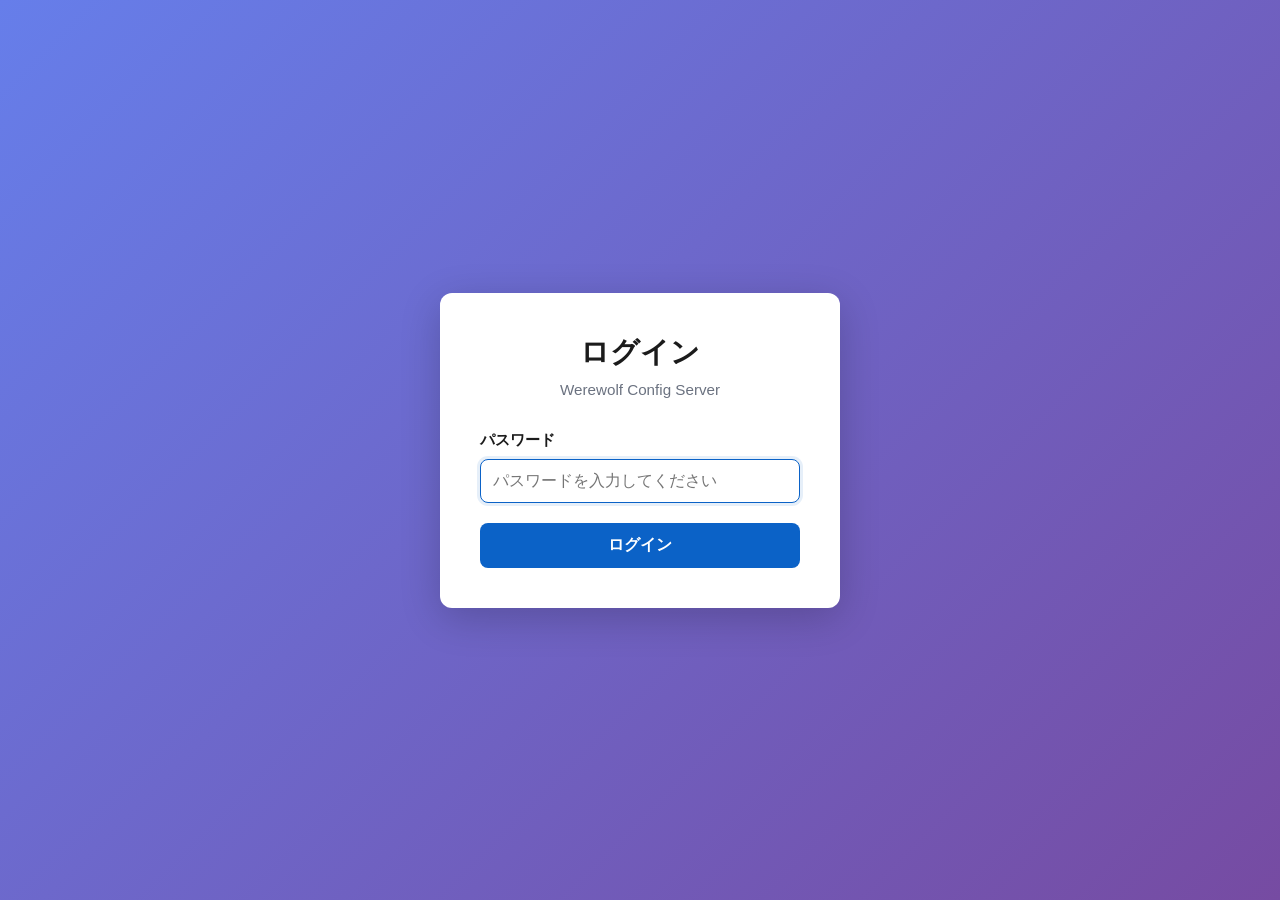
<file: tools/ui_static/login.html>
<!doctype html>
<html lang="ja">
<head>
  <meta charset="utf-8" />
  <meta name="viewport" content="width=device-width,initial-scale=1" />
  <title>Login - Werewolf Config</title>
  <style>
    :root{
      --bg:#ffffff; --fg:#1b1b1b; --accent:#0b62c7; --error:#ef4444;
    }
    body{
      background:linear-gradient(135deg, #667eea 0%, #764ba2 100%);
      color:var(--fg);
      font-family:Segoe UI, Roboto, Meiryo, sans-serif;
      margin:0;
      min-height:100vh;
      display:flex;
      align-items:center;
      justify-content:center;
    }
    .login-box{
      background:var(--bg);
      padding:40px;
      border-radius:12px;
      box-shadow:0 10px 40px rgba(0,0,0,0.2);
      width:100%;
      max-width:400px;
      box-sizing:border-box;
    }
    h1{
      margin:0 0 8px 0;
      font-size:1.8rem;
      text-align:center;
    }
    .subtitle{
      text-align:center;
      color:#6b7280;
      margin-bottom:32px;
      font-size:0.95rem;
    }
    label{
      display:block;
      margin-bottom:8px;
      font-weight:600;
      font-size:0.95rem;
    }
    input[type=password]{
      width:100%;
      padding:12px;
      border:1px solid #d1d5db;
      border-radius:8px;
      font-size:1rem;
      box-sizing:border-box;
      margin-bottom:20px;
    }
    input[type=password]:focus{
      outline:none;
      border-color:var(--accent);
      box-shadow:0 0 0 3px rgba(11,98,199,0.1);
    }
    button{
      background:var(--accent);
      color:#fff;
      border:none;
      padding:12px;
      border-radius:8px;
      cursor:pointer;
      width:100%;
      font-size:1rem;
      font-weight:600;
    }
    button:hover{
      background:#0a56b3;
    }
    .error-msg{
      color:var(--error);
      font-size:0.9rem;
      margin-top:12px;
      text-align:center;
      display:none;
    }
    .error-msg.show{
      display:block;
    }
  </style>
</head>
<body>
  <div class="login-box">
    <h1>ログイン</h1>
    <div class="subtitle">Werewolf Config Server</div>
    <form id="login-form">
      <label for="password">パスワード</label>
      <input type="password" id="password" placeholder="パスワードを入力してください" required autofocus />
      <button type="submit">ログイン</button>
      <div id="error-msg" class="error-msg">パスワードが正しくありません。もう一度お試しください。</div>
    </form>
  </div>

  <script>
    const form = document.getElementById('login-form');
    const passwordInput = document.getElementById('password');
    const errorMsg = document.getElementById('error-msg');

    form.addEventListener('submit', async (e) => {
      e.preventDefault();
      errorMsg.classList.remove('show');

      const password = passwordInput.value;
      try {
        const resp = await fetch('/login', {
          method: 'POST',
          headers: { 'Content-Type': 'application/json' },
          body: JSON.stringify({ password })
        });

        const data = await resp.json();
        if (data.ok) {
          // Redirect to main page
          window.location.href = '/';
        } else {
          errorMsg.classList.add('show');
          passwordInput.value = '';
          passwordInput.focus();
        }
      } catch (e) {
        errorMsg.textContent = 'Connection error. Please try again.';
        errorMsg.classList.add('show');
      }
    });
  </script>
</body>
</html>
</file>
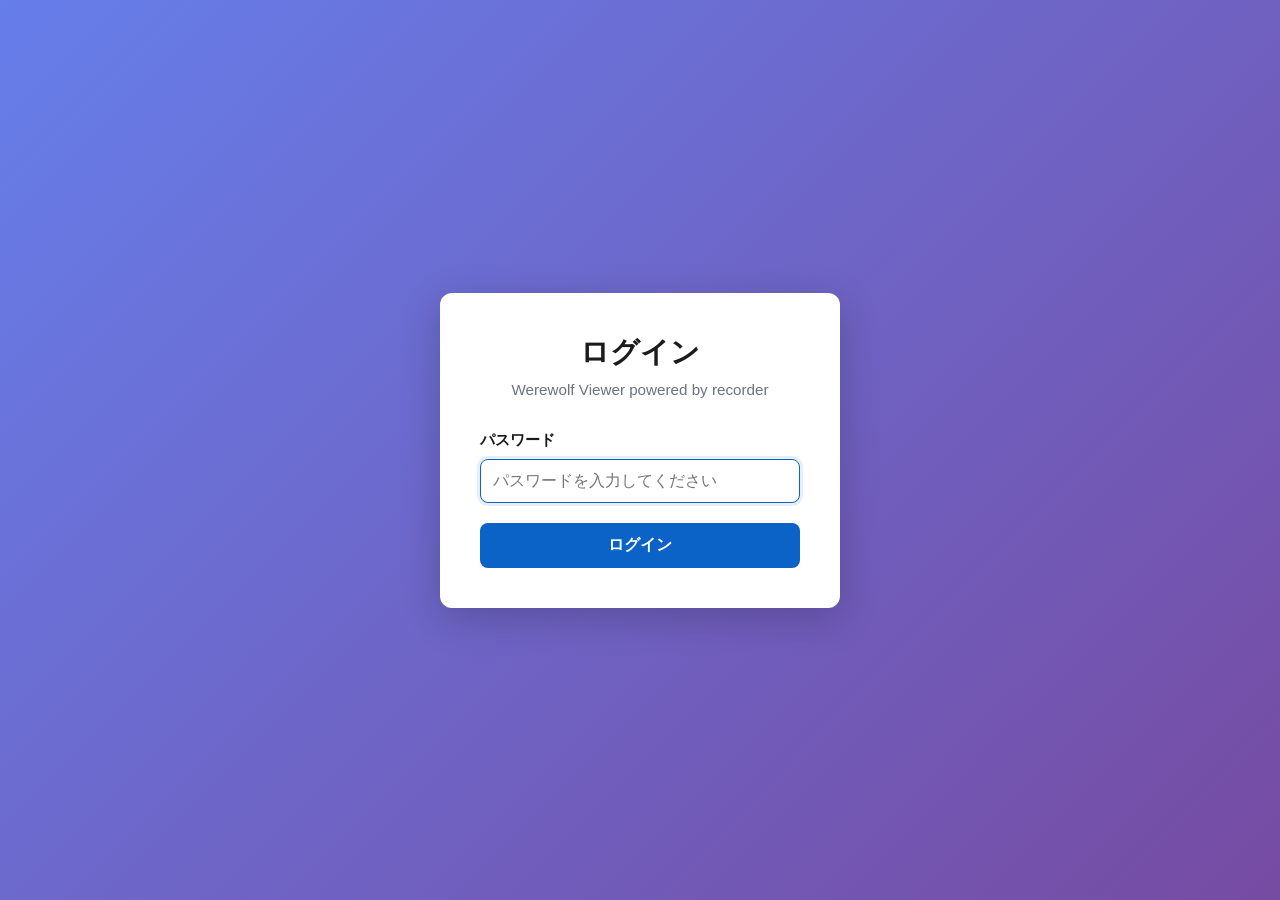
<file: tools/ui_static_readonly/login.html>
<!doctype html>
<html lang="ja">
<head>
  <meta charset="utf-8" />
  <meta name="viewport" content="width=device-width,initial-scale=1" />
  <title>Login - Werewolf Viewer</title>
  <style>
    :root{
      --bg:#ffffff; --fg:#1b1b1b; --accent:#0b62c7; --error:#ef4444;
    }
    body{
      background:linear-gradient(135deg, #667eea 0%, #764ba2 100%);
      color:var(--fg);
      font-family:Segoe UI, Roboto, Meiryo, sans-serif;
      margin:0;
      min-height:100vh;
      display:flex;
      align-items:center;
      justify-content:center;
    }
    .login-box{
      background:var(--bg);
      padding:40px;
      border-radius:12px;
      box-shadow:0 10px 40px rgba(0,0,0,0.2);
      width:100%;
      max-width:400px;
      box-sizing:border-box;
    }
    h1{
      margin:0 0 8px 0;
      font-size:1.8rem;
      text-align:center;
    }
    .subtitle{
      text-align:center;
      color:#6b7280;
      margin-bottom:32px;
      font-size:0.95rem;
    }
    label{
      display:block;
      margin-bottom:8px;
      font-weight:600;
      font-size:0.95rem;
    }
    input[type=password]{
      width:100%;
      padding:12px;
      border:1px solid #d1d5db;
      border-radius:8px;
      font-size:1rem;
      box-sizing:border-box;
      margin-bottom:20px;
    }
    input[type=password]:focus{
      outline:none;
      border-color:var(--accent);
      box-shadow:0 0 0 3px rgba(11,98,199,0.1);
    }
    button{
      background:var(--accent);
      color:#fff;
      border:none;
      padding:12px;
      border-radius:8px;
      cursor:pointer;
      width:100%;
      font-size:1rem;
      font-weight:600;
    }
    button:hover{
      background:#0a56b3;
    }
    .error-msg{
      color:var(--error);
      font-size:0.9rem;
      margin-top:12px;
      text-align:center;
      display:none;
    }
    .error-msg.show{
      display:block;
    }
  </style>
</head>
<body>
  <div class="login-box">
    <h1>ログイン</h1>
    <div class="subtitle">Werewolf Viewer powered by recorder</div>
    <form id="login-form">
      <label for="password">パスワード</label>
      <input type="password" id="password" placeholder="パスワードを入力してください" required autofocus />
      <button type="submit">ログイン</button>
      <div id="error-msg" class="error-msg">パスワードが正しくありません。もう一度お試しください。</div>
    </form>
  </div>

  <script>
    const form = document.getElementById('login-form');
    const passwordInput = document.getElementById('password');
    const errorMsg = document.getElementById('error-msg');

    form.addEventListener('submit', async (e) => {
      e.preventDefault();
      errorMsg.classList.remove('show');

      const password = passwordInput.value;
      try {
        const resp = await fetch('/login', {
          method: 'POST',
          headers: { 'Content-Type': 'application/json' },
          body: JSON.stringify({ password })
        });

        const data = await resp.json();
        if (data.ok) {
          // Redirect to main page
          window.location.href = '/';
        } else {
          // Handle different error types
          if (data.error === 'too_many_attempts') {
            errorMsg.textContent = data.message || 'ログイン試行回数が上限に達しました。しばらくしてからお試しください。';
          } else {
            errorMsg.textContent = 'パスワードが正しくありません。もう一度お試しください。';
          }
          errorMsg.classList.add('show');
          passwordInput.value = '';
          passwordInput.focus();
        }
      } catch (e) {
        errorMsg.textContent = '接続エラーが発生しました。もう一度お試しください。';
        errorMsg.classList.add('show');
      }
    });
  </script>
</body>
</html>
</file>
